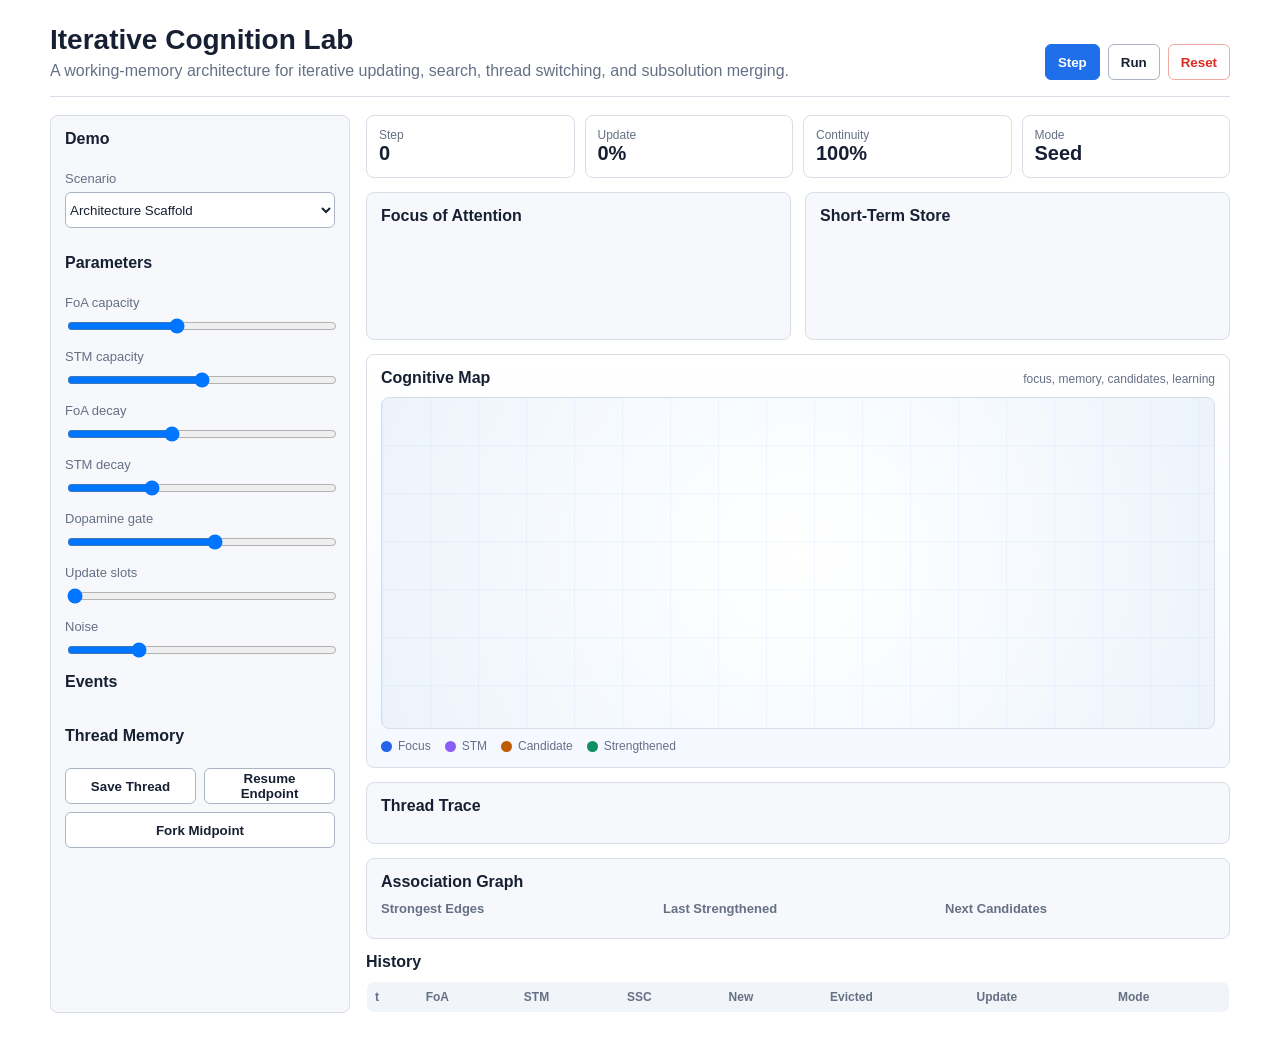
<file: index.html>
<!doctype html>
<html lang="en">
<head>
  <meta charset="utf-8">
  <meta name="viewport" content="width=device-width, initial-scale=1">
  <title>Iterative Cognition Lab</title>
  <link rel="stylesheet" href="src/styles.css">
</head>
<body>
  <main>
    <header>
      <div>
        <h1>Iterative Cognition Lab</h1>
        <p class="sub">A working-memory architecture for iterative updating, search, thread switching, and subsolution merging.</p>
      </div>
      <div class="buttons">
        <button id="step" class="primary">Step</button>
        <button id="run">Run</button>
        <button id="reset" class="danger">Reset</button>
      </div>
    </header>

    <div class="grid">
      <section class="panel controls">
        <h2>Demo</h2>
        <label>
          <span>Scenario</span>
          <select id="scenario"></select>
        </label>
        <div id="scenarioText" class="note"></div>

        <h2>Parameters</h2>
        <label><span class="row">FoA capacity <b id="foaCapacityV"></b></span><input id="foaCapacity" type="range" min="2" max="7" value="4"></label>
        <label><span class="row">STM capacity <b id="stmCapacityV"></b></span><input id="stmCapacity" type="range" min="4" max="16" value="10"></label>
        <label><span class="row">FoA decay <b id="foaDecayV"></b></span><input id="foaDecay" type="range" min="0.05" max="0.55" step="0.01" value="0.24"></label>
        <label><span class="row">STM decay <b id="stmDecayV"></b></span><input id="stmDecay" type="range" min="0.01" max="0.24" step="0.01" value="0.08"></label>
        <label><span class="row">Dopamine gate <b id="dopamineV"></b></span><input id="dopamine" type="range" min="0" max="1" step="0.01" value="0.55"></label>
        <label><span class="row">Update slots <b id="slotsV"></b></span><input id="slots" type="range" min="1" max="4" value="1"></label>
        <label><span class="row">Noise <b id="noiseV"></b></span><input id="noise" type="range" min="0" max="0.12" step="0.01" value="0.03"></label>

        <h2>Events</h2>
        <div id="eventButtons" class="buttons event-buttons"></div>

        <h2>Thread Memory</h2>
        <div class="buttons event-buttons">
          <button id="saveThread">Save Thread</button>
          <button id="resumeEndpoint">Resume Endpoint</button>
          <button id="forkMidpoint">Fork Midpoint</button>
        </div>
        <div id="savedThreads" class="saved-threads"></div>
      </section>

      <section class="workspace">
        <div class="metrics">
          <div class="metric"><span>Step</span><strong id="time">0</strong></div>
          <div class="metric"><span>Update</span><strong id="rate">0%</strong></div>
          <div class="metric"><span>Continuity</span><strong id="cont">100%</strong></div>
          <div class="metric"><span>Mode</span><strong id="mode">Seed</strong></div>
        </div>

        <div class="stores">
          <section class="panel">
            <h2>Focus of Attention</h2>
            <div id="foa" class="items"></div>
          </section>
          <section class="panel stm">
            <h2>Short-Term Store</h2>
            <div id="stm" class="items"></div>
          </section>
        </div>

        <section class="panel map-panel">
          <div class="section-title">
            <h2>Cognitive Map</h2>
            <span>focus, memory, candidates, learning</span>
          </div>
          <div id="mindMap" class="mind-map" aria-label="Visual map of the current cognitive state"></div>
          <div class="map-legend">
            <span><i class="dot focus-dot"></i>Focus</span>
            <span><i class="dot memory-dot"></i>STM</span>
            <span><i class="dot candidate-dot"></i>Candidate</span>
            <span><i class="dot learned-dot"></i>Strengthened</span>
          </div>
        </section>

        <section class="panel">
          <h2>Thread Trace</h2>
          <div id="threadTrace" class="trace"></div>
        </section>

        <section class="panel">
          <h2>Association Graph</h2>
          <div class="graph-grid">
            <div>
              <h3>Strongest Edges</h3>
              <div id="topEdges" class="edge-list"></div>
            </div>
            <div>
              <h3>Last Strengthened</h3>
              <div id="learnedEdges" class="edge-list"></div>
            </div>
            <div>
              <h3>Next Candidates</h3>
              <div id="candidateNodes" class="edge-list"></div>
            </div>
          </div>
        </section>

        <section>
          <h2>History</h2>
          <table>
            <thead>
              <tr>
                <th>t</th>
                <th>FoA</th>
                <th>STM</th>
                <th>SSC</th>
                <th>New</th>
                <th>Evicted</th>
                <th>Update</th>
                <th>Mode</th>
              </tr>
            </thead>
            <tbody id="history"></tbody>
          </table>
        </section>
      </section>
    </div>
  </main>

  <script src="src/core/architecture.js"></script>
  <script src="src/demos/scenarios.js"></script>
  <script src="src/ui/app.js"></script>
</body>
</html>
</file>
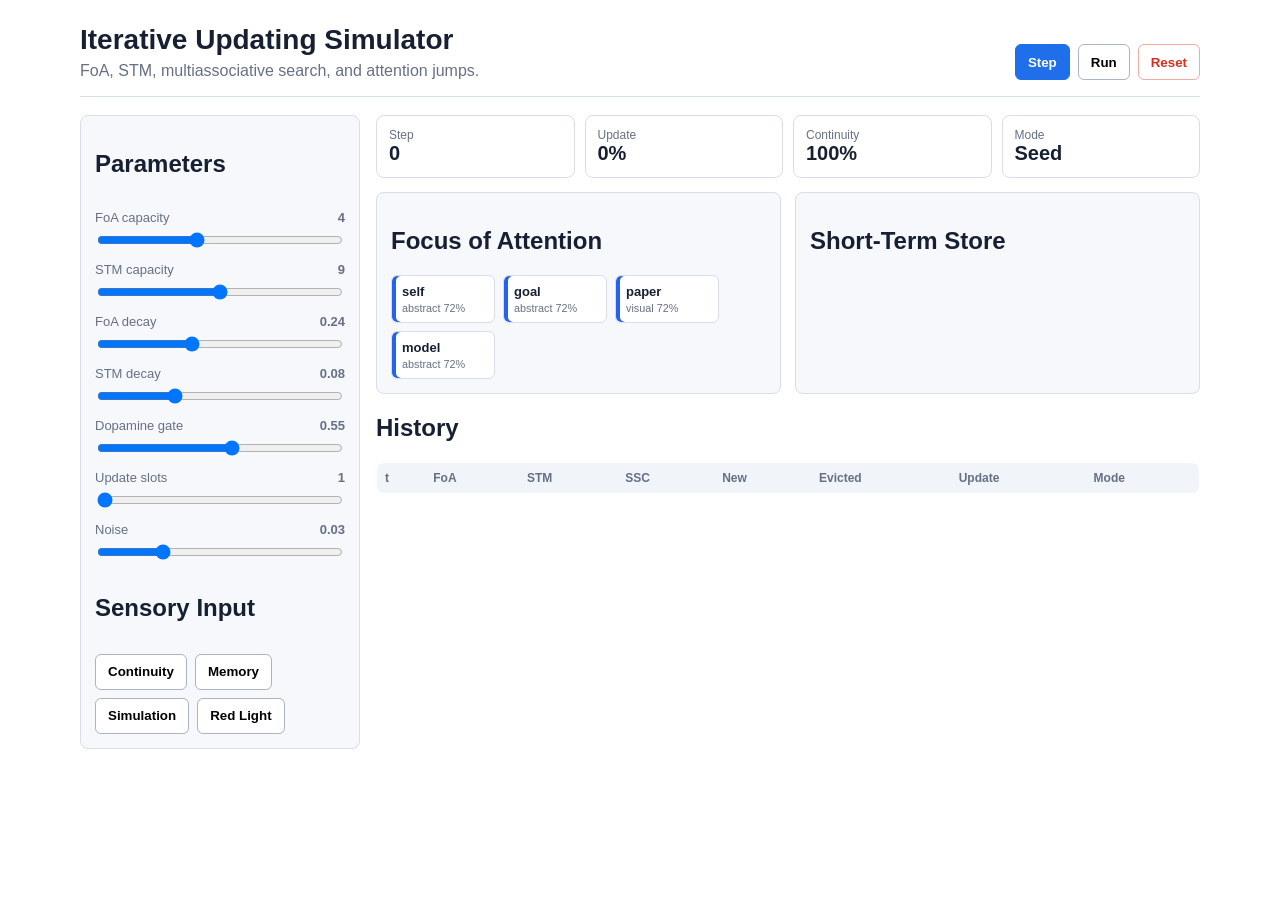
<file: iterative_updating_app.html>
<!doctype html>
<html lang="en">
<head>
  <meta charset="utf-8">
  <meta name="viewport" content="width=device-width, initial-scale=1">
  <title>Iterative Updating Simulator</title>
  <style>
    body{font-family:Arial,Helvetica,sans-serif;margin:0;color:#172033;background:#fff}main{max-width:1120px;margin:auto;padding:24px}header{display:flex;justify-content:space-between;gap:16px;align-items:end;border-bottom:1px solid #d8dee8;padding-bottom:16px;margin-bottom:18px}h1{margin:0;font-size:28px}.sub{color:#667085;margin:6px 0 0}.grid{display:grid;grid-template-columns:280px 1fr;gap:16px}.panel{border:1px solid #d8dee8;background:#f6f8fb;border-radius:8px;padding:14px}.controls{display:grid;gap:12px;align-content:start}label{display:grid;gap:5px;color:#667085;font-size:13px}.row{display:flex;justify-content:space-between}.buttons{display:flex;gap:8px;flex-wrap:wrap}button{border:1px solid #aab4c3;background:#fff;border-radius:6px;min-height:36px;padding:0 12px;font-weight:700;cursor:pointer}.primary{background:#1f6feb;color:#fff;border-color:#1f6feb}.danger{color:#d92d20;border-color:#f1aaa4}.stores{display:grid;grid-template-columns:1fr 1fr;gap:14px}.items{display:flex;flex-wrap:wrap;gap:8px;min-height:90px}.item{background:#fff;border:1px solid #d8dee8;border-radius:6px;padding:8px 10px;min-width:82px;font-size:13px;font-weight:700;box-shadow:inset 4px 0 0 #2563eb}.stm .item{box-shadow:inset 4px 0 0 #8b5cf6}.item small{display:block;color:#667085;font-weight:400;margin-top:3px}.metrics{display:grid;grid-template-columns:repeat(4,1fr);gap:10px;margin-bottom:14px}.metric{border:1px solid #d8dee8;border-radius:8px;padding:12px;background:#fff}.metric span{display:block;color:#667085;font-size:12px}.metric strong{font-size:20px}table{width:100%;border-collapse:collapse;background:#fff;border:1px solid #d8dee8;border-radius:8px;overflow:hidden}th,td{border-bottom:1px solid #d8dee8;padding:8px;text-align:left;font-size:12px;vertical-align:top}th{background:#f1f4f8;color:#667085}.jump td{background:#fff2f0}.pill{border-radius:999px;padding:2px 7px;font-weight:700;background:#eaf1ff;color:#2563eb}.pill.jump{background:#ffe4e0;color:#d92d20}@media(max-width:800px){main{padding:14px}header,.grid,.stores,.metrics{display:grid;grid-template-columns:1fr}}
  </style>
</head>
<body>
<main>
  <header>
    <div><h1>Iterative Updating Simulator</h1><p class="sub">FoA, STM, multiassociative search, and attention jumps.</p></div>
    <div class="buttons"><button id="step" class="primary">Step</button><button id="run">Run</button><button id="reset" class="danger">Reset</button></div>
  </header>
  <div class="grid">
    <section class="panel controls">
      <h2>Parameters</h2>
      <label><span class="row">FoA capacity <b id="foaCapacityV"></b></span><input id="foaCapacity" type="range" min="2" max="7" value="4"></label>
      <label><span class="row">STM capacity <b id="stmCapacityV"></b></span><input id="stmCapacity" type="range" min="4" max="14" value="9"></label>
      <label><span class="row">FoA decay <b id="foaDecayV"></b></span><input id="foaDecay" type="range" min="0.05" max="0.55" step="0.01" value="0.24"></label>
      <label><span class="row">STM decay <b id="stmDecayV"></b></span><input id="stmDecay" type="range" min="0.01" max="0.24" step="0.01" value="0.08"></label>
      <label><span class="row">Dopamine gate <b id="dopamineV"></b></span><input id="dopamine" type="range" min="0" max="1" step="0.01" value="0.55"></label>
      <label><span class="row">Update slots <b id="slotsV"></b></span><input id="slots" type="range" min="1" max="4" value="1"></label>
      <label><span class="row">Noise <b id="noiseV"></b></span><input id="noise" type="range" min="0" max="0.12" step="0.01" value="0.03"></label>
      <h2>Sensory Input</h2>
      <div class="buttons"><button data-input="continuity">Continuity</button><button data-input="memory">Memory</button><button data-input="simulation">Simulation</button><button data-input="red_light">Red Light</button></div>
    </section>
    <section>
      <div class="metrics"><div class="metric"><span>Step</span><strong id="time">0</strong></div><div class="metric"><span>Update</span><strong id="rate">0%</strong></div><div class="metric"><span>Continuity</span><strong id="cont">100%</strong></div><div class="metric"><span>Mode</span><strong id="mode">Seed</strong></div></div>
      <div class="stores"><div class="panel"><h2>Focus of Attention</h2><div id="foa" class="items"></div></div><div class="panel stm"><h2>Short-Term Store</h2><div id="stm" class="items"></div></div></div>
      <h2>History</h2><table><thead><tr><th>t</th><th>FoA</th><th>STM</th><th>SSC</th><th>New</th><th>Evicted</th><th>Update</th><th>Mode</th></tr></thead><tbody id="history"></tbody></table>
    </section>
  </div>
</main>
<script>
const nodes={self:['abstract',.95,.75],goal:['abstract',.9,.9],paper:['visual',.6,.45],model:['abstract',.75,.7],continuity:['abstract',.8,.65],memory:['abstract',.75,.6],prediction:['abstract',.65,.55],simulation:['abstract',.65,.8],code:['motor',.55,.7],red_light:['sensory',.4,.95],brake:['motor',.55,.9]};
const edgeList=[['self','goal',.28],['goal','model',.34],['goal','simulation',.3],['paper','model',.35],['paper','memory',.21],['model','continuity',.39],['model','prediction',.26],['continuity','memory',.32],['continuity','prediction',.27],['simulation','code',.37],['simulation','prediction',.31],['code','goal',.19],['red_light','brake',.65],['red_light','goal',-.25]];
const graph=Object.fromEntries(Object.keys(nodes).map(n=>[n,{}]));for(const [a,b,w] of edgeList){graph[a][b]=w;graph[b][a]=w}
const ids=['foaCapacity','stmCapacity','foaDecay','stmDecay','dopamine','slots','noise'];const $=id=>document.getElementById(id);const state={t:0,foa:{},stm:{},history:[],timer:null};
function params(){return{foaCapacity:+$('foaCapacity').value,stmCapacity:+$('stmCapacity').value,foaDecay:+$('foaDecay').value,stmDecay:+$('stmDecay').value,dopamine:+$('dopamine').value,slots:Math.min(+$('slots').value,+$('foaCapacity').value),noise:+$('noise').value}}
function reset(){state.t=0;state.foa={self:.72,goal:.72,paper:.72,model:.72};state.stm={};state.history=[];stop();render()}
function add(o,k,v){o[k]=(o[k]||0)+v}
function spread(input,p,jump,prev){const c={};for(const [store,sw] of [[state.foa,1],[state.stm,.38]])for(const [n,s] of Object.entries(store)){add(c,n,s*(1-p.foaDecay)*nodes[n][1]*sw);for(const [t,w] of Object.entries(graph[n]))add(c,t,s*w*sw)}for(const [n,s] of Object.entries(input)){add(c,n,s*(1+nodes[n][2]*p.dopamine));for(const [t,w] of Object.entries(graph[n]))if(w>0)add(c,t,s*w*.8)}if(jump)for(const n of prev)if(!(n in input))delete c[n];for(const n of Object.keys(c)){c[n]+=(Math.random()*2-1)*p.noise;if(c[n]<.32)delete c[n]}return c}
function step(input={}){const p=params(),prev=new Set(Object.keys(state.foa)),prevStm=new Set(Object.keys(state.stm));const jump=Object.entries(input).some(([n,v])=>v>.8&&nodes[n][2]>.85);const slots=jump?p.foaCapacity:p.slots;const search=spread(input,p,jump,prev);const keep=Object.entries(state.foa).sort((a,b)=>b[1]*nodes[b[0]][1]-a[1]*nodes[a[0]][1]).slice(0,Math.max(0,p.foaCapacity-slots));const next=Object.fromEntries(keep);for(const [n,s] of Object.entries(search).sort((a,b)=>b[1]-a[1])){if(Object.keys(next).length>=p.foaCapacity)break;if(!(n in next))next[n]=Math.min(s,1)}const curr=new Set(Object.keys(next));const evicted=[...prev].filter(n=>!curr.has(n));for(const n of Object.keys(state.stm)){state.stm[n]*=1-p.stmDecay*(1.1-nodes[n][1]);if(state.stm[n]<.12)delete state.stm[n]}for(const n of evicted)state.stm[n]=Math.max(state.stm[n]||0,.72);for(const [n,s] of Object.entries(next))state.stm[n]=Math.max(state.stm[n]||0,s*.42);state.stm=Object.fromEntries(Object.entries(state.stm).sort((a,b)=>b[1]-a[1]).slice(0,p.stmCapacity));state.foa=next;const stmSet=new Set(Object.keys(state.stm));const ssc=[...prev].filter(n=>curr.has(n)).sort();const neu=[...curr].filter(n=>!prev.has(n)).sort();const rate=evicted.length/Math.max(1,prev.size);const cont=ssc.length/Math.max(1,new Set([...prev,...curr]).size);const mode=rate>=1?'jump':ssc.length>=2&&neu.length?'iterative':'stable';state.history.unshift({t:state.t,foa:Object.keys(state.foa),stm:Object.keys(state.stm),ssc,new:neu,evicted,rate,cont,mode});state.t++;render()}
function renderItems(id,store){$(id).innerHTML=Object.entries(store).map(([n,s])=>`<div class="item">${n}<small>${nodes[n][0]} ${Math.round(s*100)}%</small></div>`).join('')}
function render(){const p=params();for(const id of ids)$(id+'V').textContent=['foaDecay','stmDecay','dopamine','noise'].includes(id)?p[id].toFixed(2):p[id];renderItems('foa',state.foa);renderItems('stm',state.stm);const r=state.history[0];$('time').textContent=state.t;$('rate').textContent=r?Math.round(r.rate*100)+'%':'0%';$('cont').textContent=r?Math.round(r.cont*100)+'%':'100%';$('mode').textContent=r?r.mode:'Seed';$('history').innerHTML=state.history.map(r=>`<tr class="${r.mode==='jump'?'jump':''}"><td>${r.t}</td><td>${r.foa.join(', ')||'-'}</td><td>${r.stm.join(', ')||'-'}</td><td>${r.ssc.join(', ')||'-'}</td><td>${r.new.join(', ')||'-'}</td><td>${r.evicted.join(', ')||'-'}</td><td>${Math.round(r.rate*100)}%</td><td><span class="pill ${r.mode==='jump'?'jump':''}">${r.mode}</span></td></tr>`).join('')}
function run(){if(state.timer)return stop();$('run').textContent='Pause';state.timer=setInterval(()=>step(),850)}function stop(){clearInterval(state.timer);state.timer=null;$('run').textContent='Run'}
$('step').onclick=()=>step();$('run').onclick=run;$('reset').onclick=reset;for(const b of document.querySelectorAll('[data-input]'))b.onclick=()=>step({[b.dataset.input]:b.dataset.input==='red_light'?.92:.48});for(const id of ids)$(id).oninput=render;reset();
</script>
</body>
</html>
</file>
<file: src/styles.css>
body {
  margin: 0;
  color: #172033;
  background: #ffffff;
  font-family: Arial, Helvetica, sans-serif;
}

main {
  max-width: 1180px;
  margin: 0 auto;
  padding: 24px;
}

header {
  display: flex;
  align-items: flex-end;
  justify-content: space-between;
  gap: 16px;
  margin-bottom: 18px;
  padding-bottom: 16px;
  border-bottom: 1px solid #d8dee8;
}

h1 {
  margin: 0;
  font-size: 28px;
}

h2 {
  margin: 0 0 10px;
  font-size: 16px;
}

h3 {
  margin: 0 0 8px;
  color: #667085;
  font-size: 13px;
}

.sub,
.note,
label {
  color: #667085;
}

.sub {
  margin: 6px 0 0;
}

.grid {
  display: grid;
  grid-template-columns: 300px minmax(0, 1fr);
  gap: 16px;
}

.panel {
  border: 1px solid #d8dee8;
  background: #f6f8fb;
  border-radius: 8px;
  padding: 14px;
}

.controls {
  display: grid;
  gap: 13px;
  align-content: start;
}

label {
  display: grid;
  gap: 6px;
  font-size: 13px;
}

select,
input[type="range"] {
  width: 100%;
}

select {
  min-height: 36px;
  border: 1px solid #aab4c3;
  border-radius: 6px;
  background: #ffffff;
  color: #172033;
}

.row,
.buttons {
  display: flex;
  gap: 8px;
}

.row {
  justify-content: space-between;
}

.buttons {
  flex-wrap: wrap;
}

button {
  min-height: 36px;
  border: 1px solid #aab4c3;
  background: #ffffff;
  color: #172033;
  border-radius: 6px;
  padding: 0 12px;
  font-weight: 700;
  cursor: pointer;
}

button.primary {
  border-color: #1f6feb;
  background: #1f6feb;
  color: #ffffff;
}

button.danger {
  border-color: #f1aaa4;
  color: #d92d20;
}

.event-buttons button {
  flex: 1 1 120px;
}

.workspace {
  display: grid;
  gap: 14px;
}

.section-title {
  display: flex;
  align-items: baseline;
  justify-content: space-between;
  gap: 12px;
  margin-bottom: 10px;
}

.section-title h2 {
  margin: 0;
}

.section-title span {
  color: #667085;
  font-size: 12px;
}

.stores,
.metrics {
  display: grid;
  grid-template-columns: repeat(2, minmax(0, 1fr));
  gap: 14px;
}

.metrics {
  grid-template-columns: repeat(4, minmax(0, 1fr));
  gap: 10px;
}

.metric {
  border: 1px solid #d8dee8;
  border-radius: 8px;
  background: #ffffff;
  padding: 12px;
}

.metric span {
  display: block;
  color: #667085;
  font-size: 12px;
}

.metric strong {
  font-size: 20px;
}

.items {
  display: flex;
  flex-wrap: wrap;
  gap: 8px;
  min-height: 90px;
  align-content: flex-start;
}

.item {
  min-width: 86px;
  border: 1px solid #d8dee8;
  background: #ffffff;
  border-radius: 6px;
  padding: 8px 10px;
  font-size: 13px;
  font-weight: 700;
  box-shadow: inset 4px 0 0 #2563eb;
}

.stm .item {
  box-shadow: inset 4px 0 0 #8b5cf6;
}

.item small {
  display: block;
  margin-top: 3px;
  color: #667085;
  font-weight: 400;
}

.trace {
  display: flex;
  gap: 8px;
  overflow-x: auto;
  padding-bottom: 4px;
}

.trace-point {
  min-width: 150px;
  border: 1px solid #d8dee8;
  border-radius: 6px;
  background: #ffffff;
  padding: 8px;
}

.saved-threads {
  display: grid;
  gap: 8px;
}

.thread-card,
.empty {
  border: 1px solid #d8dee8;
  border-radius: 6px;
  background: #ffffff;
  padding: 8px;
}

.thread-card b,
.thread-card span,
.thread-card small {
  display: block;
}

.thread-card span,
.thread-card small,
.empty {
  color: #667085;
}

.trace-point b,
.trace-point span,
.trace-point small {
  display: block;
}

.trace-point span {
  color: #1f6feb;
  font-size: 12px;
  font-weight: 700;
}

.trace-point small {
  color: #667085;
  overflow-wrap: anywhere;
}

.map-panel {
  background:
    linear-gradient(180deg, rgba(255, 255, 255, 0.82), rgba(244, 248, 255, 0.92)),
    #ffffff;
}

.mind-map {
  min-height: 330px;
  overflow: hidden;
  border: 1px solid #d8dee8;
  border-radius: 8px;
  background:
    linear-gradient(90deg, rgba(31, 111, 235, 0.06) 1px, transparent 1px),
    linear-gradient(0deg, rgba(31, 111, 235, 0.05) 1px, transparent 1px),
    radial-gradient(circle at 50% 48%, #ffffff 0%, #f7fbff 45%, #edf3fb 100%);
  background-size: 48px 48px, 48px 48px, auto;
}

.mind-map svg {
  display: block;
  width: 100%;
  height: auto;
  min-height: 330px;
}

.map-orbit {
  fill: none;
  stroke: #cfd8e6;
  stroke-dasharray: 8 12;
  stroke-width: 1;
}

.orbit-inner {
  opacity: 0.52;
}

.orbit-outer {
  opacity: 0.74;
}

.map-edge {
  stroke: #64748b;
  stroke-linecap: round;
}

.learning-edge {
  stroke: #0f8f62;
  filter: drop-shadow(0 0 5px rgba(15, 143, 98, 0.5));
}

.map-node circle {
  stroke: #ffffff;
  stroke-width: 3;
  filter: drop-shadow(0 8px 14px rgba(23, 32, 51, 0.14));
}

.map-node text {
  fill: #172033;
  font-weight: 700;
  pointer-events: none;
}

.focus-node circle {
  fill: url("#focusGlow");
  stroke: #2563eb;
}

.memory-node circle {
  fill: url("#memoryGlow");
  stroke: #8b5cf6;
}

.candidate-node circle {
  fill: url("#candidateGlow");
  stroke: #bf5b04;
}

.quiet-node circle {
  fill: #f7fafc;
  stroke: #cbd5e1;
}

.learned-node circle {
  stroke: #0f8f62;
  stroke-width: 5;
}

.map-legend {
  display: flex;
  flex-wrap: wrap;
  gap: 10px 14px;
  margin-top: 10px;
  color: #667085;
  font-size: 12px;
}

.map-legend span {
  display: inline-flex;
  align-items: center;
  gap: 6px;
}

.dot {
  width: 11px;
  height: 11px;
  border-radius: 999px;
  display: inline-block;
}

.focus-dot {
  background: #2563eb;
}

.memory-dot {
  background: #8b5cf6;
}

.candidate-dot {
  background: #bf5b04;
}

.learned-dot {
  background: #0f8f62;
}

.graph-grid {
  display: grid;
  grid-template-columns: repeat(3, minmax(0, 1fr));
  gap: 12px;
}

.edge-list {
  display: grid;
  gap: 7px;
}

.edge-row {
  display: grid;
  grid-template-columns: minmax(0, 1fr) 72px 46px;
  gap: 8px;
  align-items: center;
  border: 1px solid #d8dee8;
  border-radius: 6px;
  background: #ffffff;
  padding: 7px 8px;
  font-size: 12px;
}

.edge-row span {
  overflow-wrap: anywhere;
}

.edge-row strong {
  text-align: right;
  font-variant-numeric: tabular-nums;
}

.active-edge {
  border-color: #9bbcff;
  box-shadow: inset 4px 0 0 #2563eb;
}

.primed-edge {
  border-color: #c8b6ff;
  box-shadow: inset 4px 0 0 #8b5cf6;
}

.learned-edge {
  border-color: #8ed9bb;
  box-shadow: inset 4px 0 0 #0f8f62;
}

.candidate-row {
  border-color: #f0c28b;
  box-shadow: inset 4px 0 0 #bf5b04;
}

meter {
  width: 72px;
}

table {
  width: 100%;
  border: 1px solid #d8dee8;
  border-collapse: collapse;
  background: #ffffff;
  border-radius: 8px;
  overflow: hidden;
}

th,
td {
  border-bottom: 1px solid #d8dee8;
  padding: 8px;
  text-align: left;
  vertical-align: top;
  font-size: 12px;
  overflow-wrap: anywhere;
}

th {
  background: #f1f4f8;
  color: #667085;
}

.jump td {
  background: #fff2f0;
}

.pill {
  border-radius: 999px;
  padding: 2px 7px;
  font-weight: 700;
  background: #eaf1ff;
  color: #2563eb;
}

.pill.jump {
  background: #ffe4e0;
  color: #d92d20;
}

@media (max-width: 820px) {
  main {
    padding: 14px;
  }

  header,
  .grid,
  .stores,
  .metrics,
  .graph-grid {
    display: grid;
    grid-template-columns: 1fr;
  }
}
</file>
